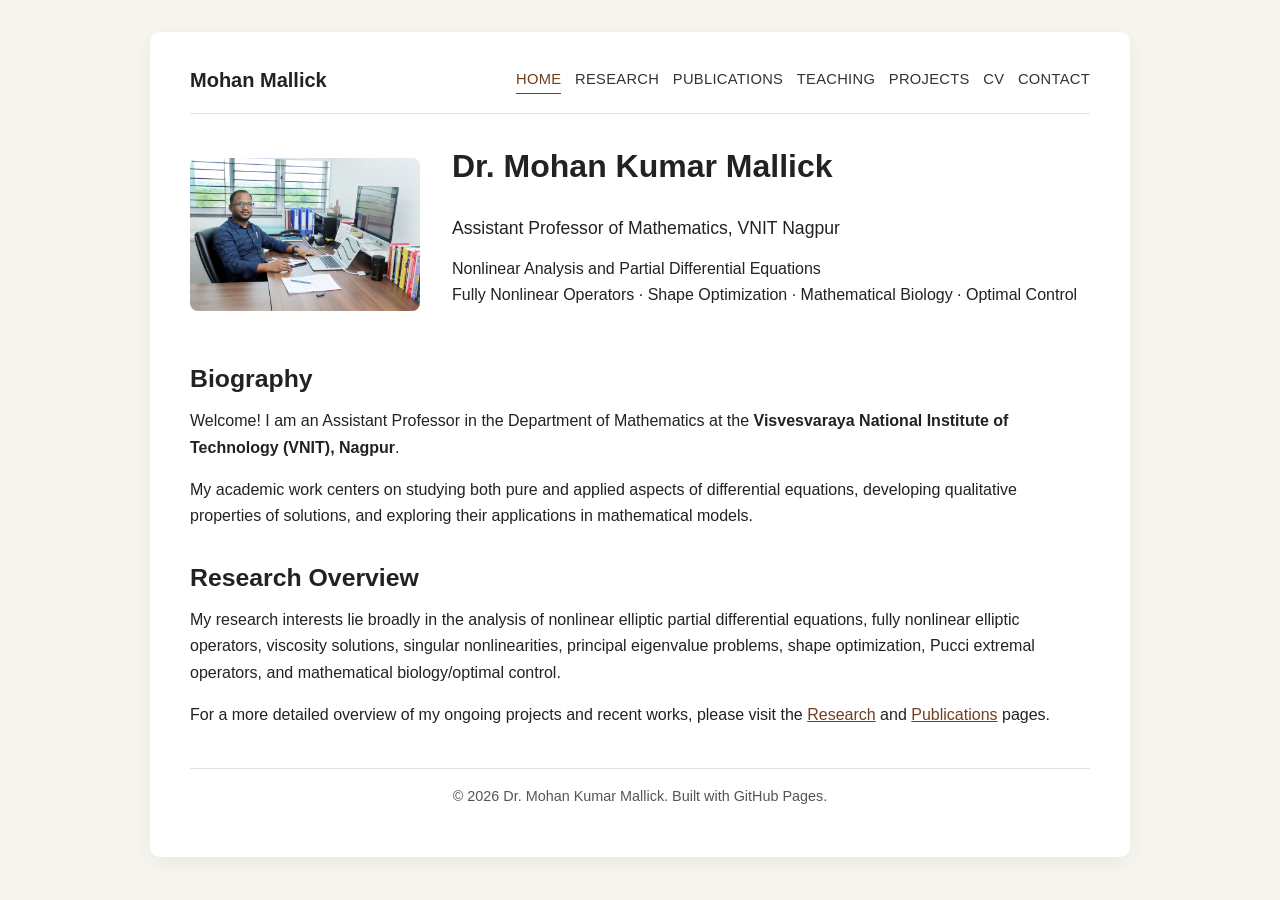
<file: index.html>
<!DOCTYPE html>

<html lang="en">
<head>
    <meta charset="UTF-8">
    <meta name="viewport" content="width=device-width, initial-scale=1.0">
    <title>Dr. Mohan Kumar Mallick - Home</title>
    <link rel="stylesheet" href="/assets/css/style.css">
    <link rel="icon" type="image/svg+xml" href="/favicon.svg">
    <!-- Google tag (gtag.js) -->
<script async src="https://www.googletagmanager.com/gtag/js?id=G-1ZCR5JP38R"></script>
<script>
  window.dataLayer = window.dataLayer || [];
  function gtag(){dataLayer.push(arguments);}
  gtag('js', new Date());

  gtag('config', 'G-1ZCR5JP38R');
</script>
</head>
<body>
    <div class="container">


    <header class="topbar">
        <div class="site-title">
            <a href="/">Mohan Mallick</a>
        </div>

        <nav>
            <a href="/" class="active">Home</a>
            <a href="/research/">Research</a>
            <a href="/publications/">Publications</a>
            <a href="/teaching/">Teaching</a>
            <a href="/projects/">Projects</a>
            <a href="/cv/">CV</a>
            <a href="/contact/">Contact</a>
        </nav>
    </header>

    <main>
        <section class="hero">
            <div class="hero-photo">
                <img src="/assets/images/profile.jpg" alt="Dr. Mohan Kumar Mallick">
            </div>

            <div class="hero-text">
                <h1>Dr. Mohan Kumar Mallick</h1>

                <p class="subtitle">
                    Assistant Professor of Mathematics, VNIT Nagpur
                </p>

                <p class="research-line">
                    Nonlinear Analysis and Partial Differential Equations<br>
                    Fully Nonlinear Operators &middot; Shape Optimization &middot; Mathematical Biology &middot; Optimal Control
                </p>
            </div>
        </section>

            <h2>Biography</h2>
            <p>
                Welcome! I am an Assistant Professor in the Department of Mathematics at the
                <strong>Visvesvaraya National Institute of Technology (VNIT), Nagpur</strong>.
            </p>
            <p>
                My academic work centers on studying both pure and applied aspects of differential equations, developing qualitative properties of solutions, and exploring their applications in mathematical models.
            </p>

            <h2>Research Overview</h2>
            <p>
                My research interests lie broadly in the analysis of nonlinear elliptic partial differential equations, fully nonlinear elliptic operators, viscosity solutions, singular nonlinearities, principal eigenvalue problems, shape optimization, Pucci extremal operators, and mathematical biology/optimal control.
            </p>
            <p>
                For a more detailed overview of my ongoing projects and recent works, please visit the
                <a href="/research/">Research</a> and <a href="/publications/">Publications</a> pages.
            </p>
        </main>

        <footer>
            <p>&copy; 2026 Dr. Mohan Kumar Mallick. Built with GitHub Pages.</p>
        </footer>
    </div>
</body>
</html>
</file>
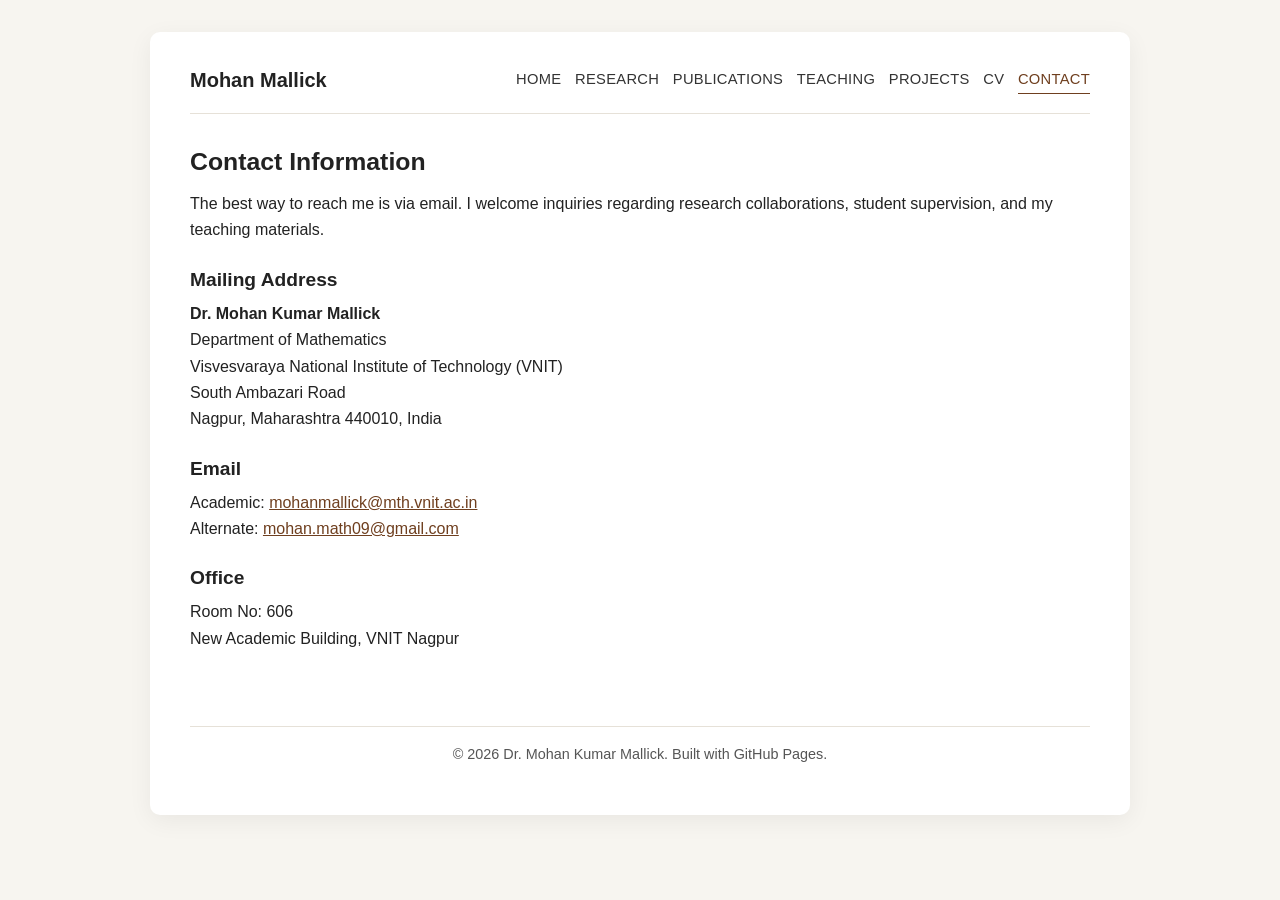
<file: contact/index.html>
<!DOCTYPE html>
<html lang="en">
<head>
  <meta charset="UTF-8">
  <meta name="viewport" content="width=device-width, initial-scale=1.0">
  <title>Contact - Dr. Mohan Kumar Mallick</title>
  <link rel="stylesheet" href="/assets/css/style.css">
  <link rel="icon" type="image/svg+xml" href="/favicon.svg">
  <!-- Google tag (gtag.js) -->
<script async src="https://www.googletagmanager.com/gtag/js?id=G-1ZCR5JP38R"></script>
<script>
  window.dataLayer = window.dataLayer || [];
  function gtag(){dataLayer.push(arguments);}
  gtag('js', new Date());

  gtag('config', 'G-1ZCR5JP38R');
</script>
</head>
<body>
  <div class="container">
    <header class="topbar">
      <div class="site-title">
        <a href="/">Mohan Mallick</a>
      </div>
      <nav>
        <a href="/">Home</a>
        <a href="/research/">Research</a>
        <a href="/publications/">Publications</a>
        <a href="/teaching/">Teaching</a>
        <a href="/projects/">Projects</a>
        <a href="/cv/">CV</a>
        <a href="/contact/" class="active">Contact</a>
      </nav>
    </header>

    <main>
      <h2>Contact Information</h2>
      <p>
        The best way to reach me is via email. I welcome inquiries regarding research 
        collaborations, student supervision, and my teaching materials.
      </p>

      <h3>Mailing Address</h3>
      <p>
        <strong>Dr. Mohan Kumar Mallick</strong><br>
        Department of Mathematics<br>
        Visvesvaraya National Institute of Technology (VNIT)<br>
        South Ambazari Road<br>
        Nagpur, Maharashtra 440010, India
      </p>

      <h3>Email</h3>
      <p>
        Academic: <a href="mailto:mohanmallick@mth.vnit.ac.in">mohanmallick@mth.vnit.ac.in</a><br>
        Alternate: <a href="mailto:mohan.math09@gmail.com">mohan.math09@gmail.com</a>
      </p>

      <h3>Office</h3>
      <p>
        Room No: 606 <br>
        New Academic Building, VNIT Nagpur
      </p>
    </main>

    <footer>
      <p>&copy; 2026 Dr. Mohan Kumar Mallick. Built with GitHub Pages.</p>
    </footer>
  </div>

</body>
</html>
</file>
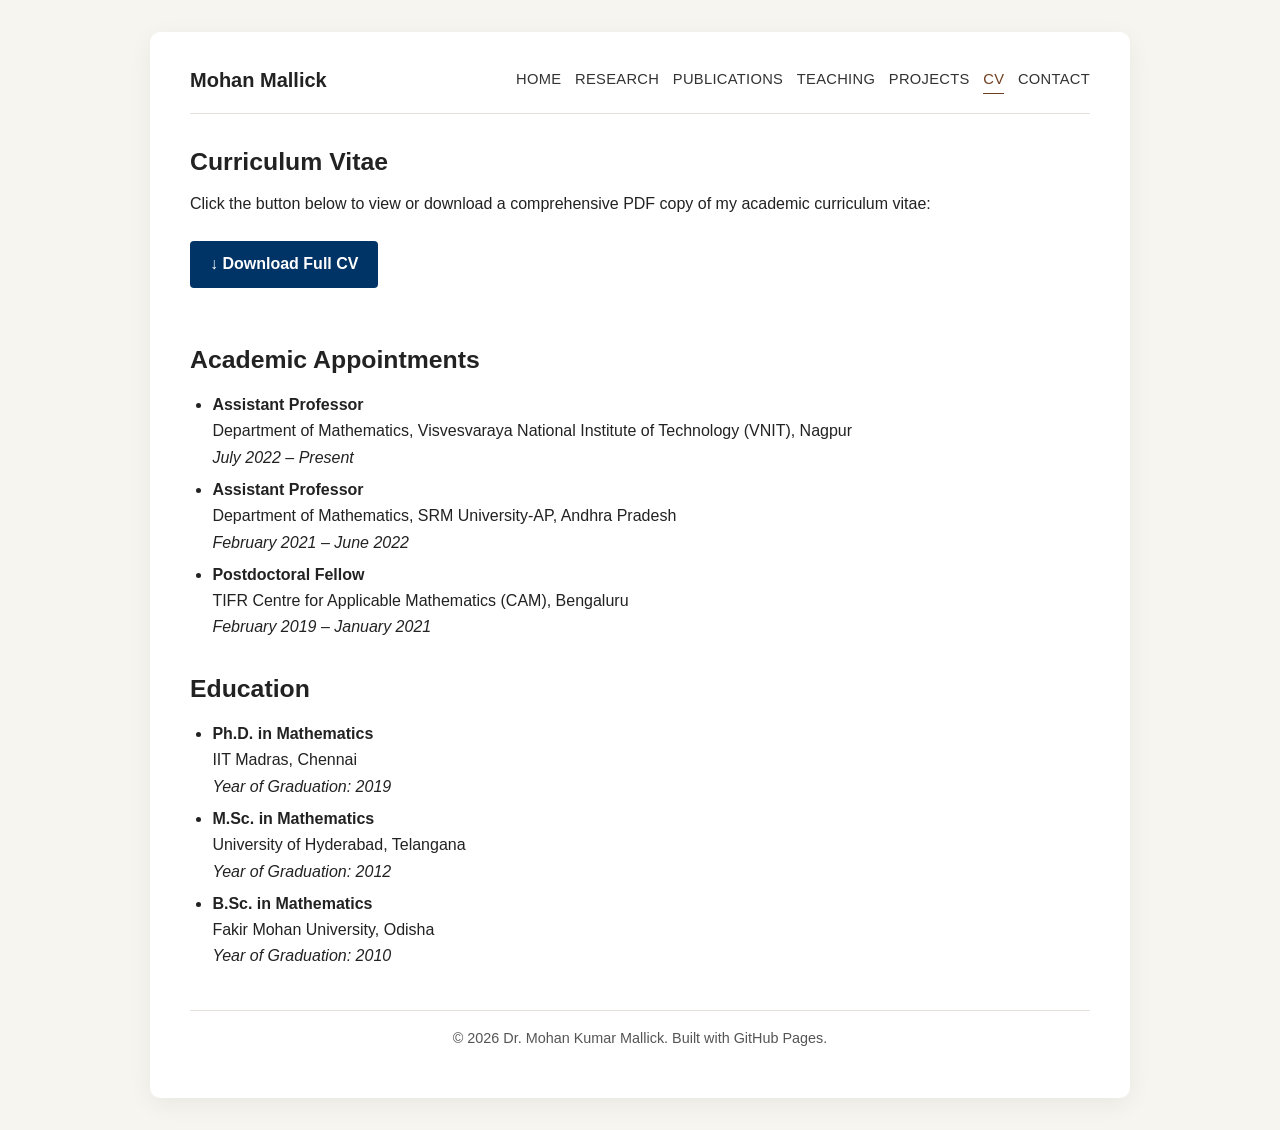
<file: cv/index.html>
<!DOCTYPE html>
<html lang="en">
<head>
  <meta charset="UTF-8">
  <meta name="viewport" content="width=device-width, initial-scale=1.0">
  <title>Curriculum Vitae - Dr. Mohan Kumar Mallick</title>
  <link rel="stylesheet" href="/assets/css/style.css">
  <link rel="icon" type="image/svg+xml" href="/favicon.svg">
  <!-- Google tag (gtag.js) -->
<script async src="https://www.googletagmanager.com/gtag/js?id=G-1ZCR5JP38R"></script>
<script>
  window.dataLayer = window.dataLayer || [];
  function gtag(){dataLayer.push(arguments);}
  gtag('js', new Date());

  gtag('config', 'G-1ZCR5JP38R');
</script>
  <style>
  .download-btn {
    display: inline-block;
    background-color: #003366; 
    color: #ffffff !important;
    padding: 10px 20px;
    border-radius: 4px;
    font-weight: bold;
    margin-top: 0.5rem;
    margin-bottom: 1.5rem;
    text-decoration: none;
    transition: background-color 0.2s ease;
  }
  .download-btn:hover {
    background-color: #00509e; 
    text-decoration: none;
  }
</style></head>
<body>
    <div class="container">
    <header class="topbar">
      <div class="site-title">
        <a href="/">Mohan Mallick</a>
      </div>
  <nav>
        <a href="/">Home</a>
        <a href="/research/">Research</a>
        <a href="/publications/">Publications</a>
        <a href="/teaching/">Teaching</a>
        <a href="/projects/">Projects</a>
        <a href="/cv/" class="active">CV</a>
        <a href="/contact/">Contact</a>
      </nav>
    </header>

    <main>
      <h2>Curriculum Vitae</h2>
      <p>
        Click the button below to view or download a comprehensive PDF copy of my academic curriculum vitae:
      </p>
      
      <a href="/assets/files/Mohan_Kumar_Mallick_CV.pdf" target="_blank" class="download-btn">
        &darr; Download Full CV
      </a>

      <h2>Academic Appointments</h2>
      <ul>
        <li>
          <strong>Assistant Professor</strong><br>
          Department of Mathematics, Visvesvaraya National Institute of Technology (VNIT), Nagpur<br>
          <em>July 2022 &ndash; Present</em>
        </li>
        <li>
          <strong>Assistant Professor</strong><br>
          Department of Mathematics, SRM University-AP, Andhra Pradesh<br>
          <em>February 2021 &ndash; June 2022</em>
        </li>
        <li>
          <strong>Postdoctoral Fellow</strong><br>
          TIFR Centre for Applicable Mathematics (CAM), Bengaluru<br>
          <em>February 2019 &ndash; January 2021</em>
        </li>
      </ul>

      <h2>Education</h2>
      <ul>
        <li>
          <strong>Ph.D. in Mathematics</strong><br>
          IIT Madras, Chennai<br>
          <em>Year of Graduation: 2019</em>
        </li>
        <li>
          <strong>M.Sc. in Mathematics</strong><br>
          University of Hyderabad, Telangana <br>
          <em>Year of Graduation: 2012</em>
        </li>
        <li>
          <strong>B.Sc. in Mathematics</strong><br>
          Fakir Mohan University, Odisha <br>
          <em>Year of Graduation: 2010</em>
        </li>
      </ul>
    </main>

    <footer>
      <p>&copy; 2026 Dr. Mohan Kumar Mallick. Built with GitHub Pages.</p>
    </footer>
  </div>

</body>
</html>
</file>
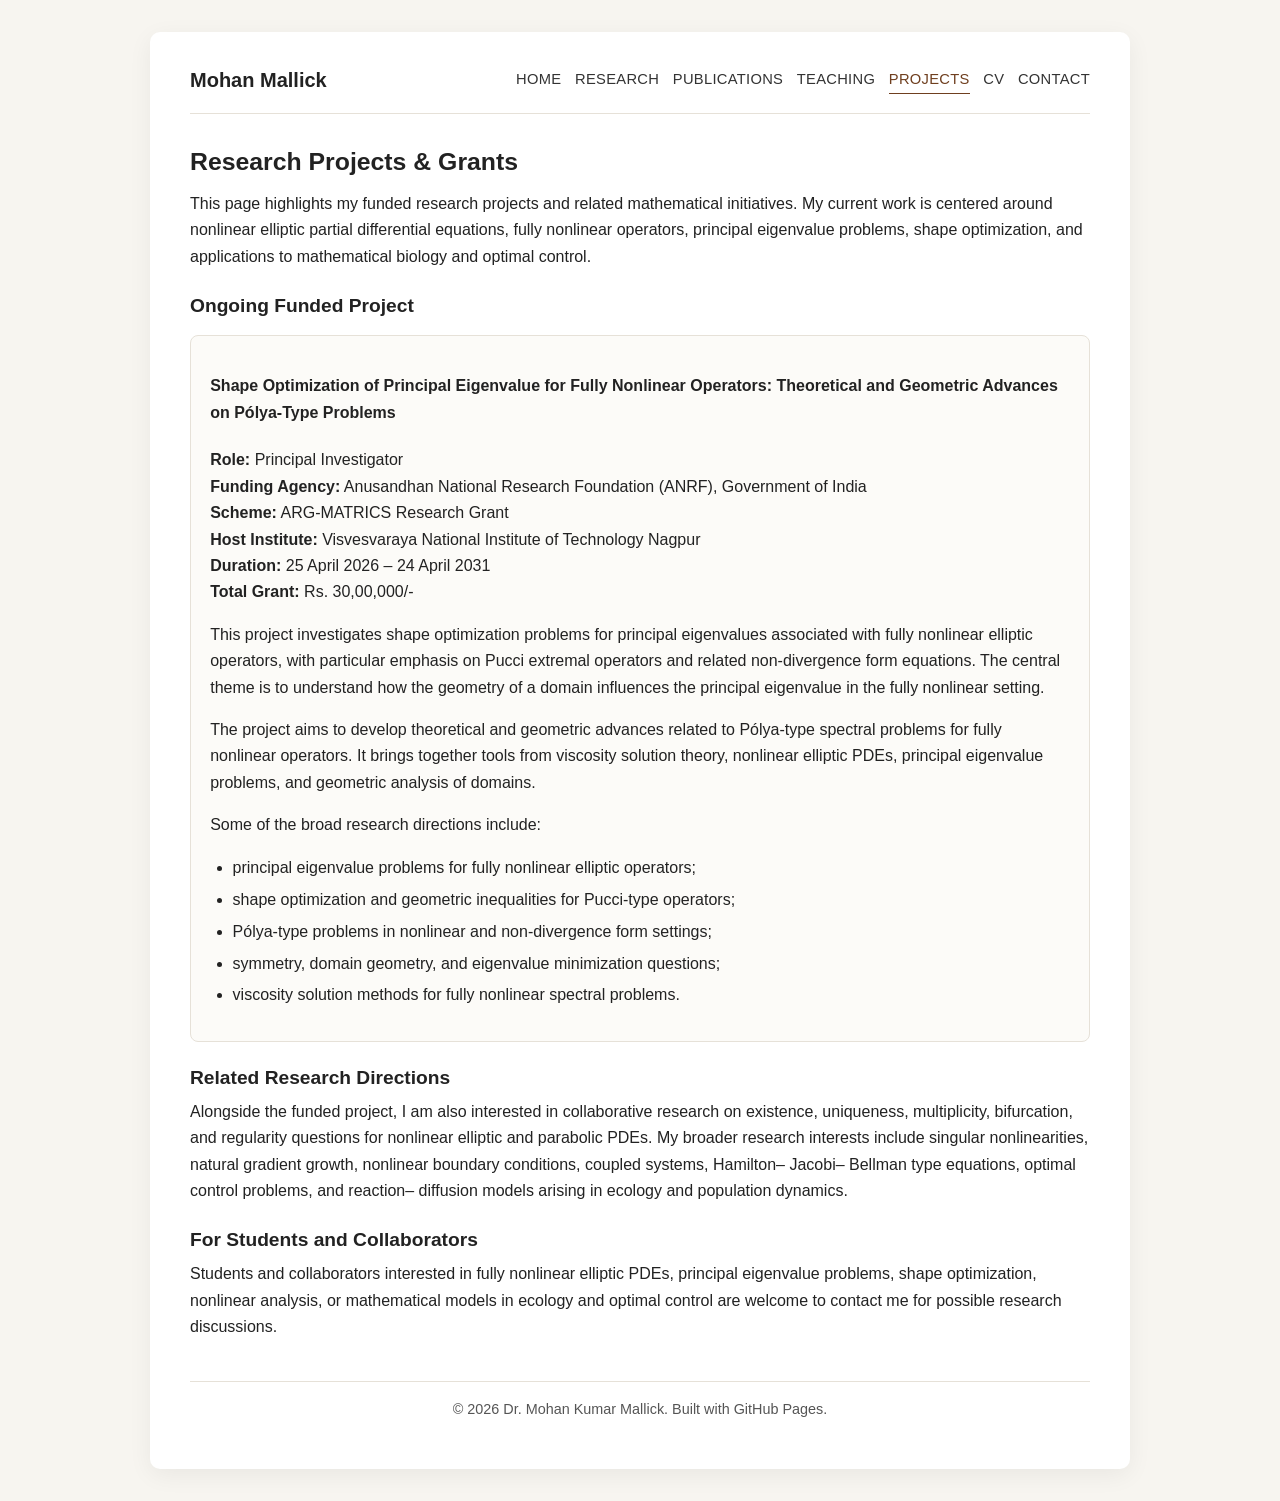
<file: projects/index.html>
<!DOCTYPE html>

<html lang="en">
<head>
  <meta charset="UTF-8">
  <meta name="viewport" content="width=device-width, initial-scale=1.0">
  <title>Projects - Dr. Mohan Kumar Mallick</title>
  <link rel="stylesheet" href="/assets/css/style.css">
  <link rel="icon" type="image/svg+xml" href="/favicon.svg">
  <!-- Google tag (gtag.js) -->
<script async src="https://www.googletagmanager.com/gtag/js?id=G-1ZCR5JP38R"></script>
<script>
  window.dataLayer = window.dataLayer || [];
  function gtag(){dataLayer.push(arguments);}
  gtag('js', new Date());

  gtag('config', 'G-1ZCR5JP38R');
</script>
</head>
<body>
 <div class="container">
    <header class="topbar">
      <div class="site-title">
        <a href="/">Mohan Mallick</a>
      </div>
      <nav>
        <a href="/">Home</a>
        <a href="/research/">Research</a>
        <a href="/publications/">Publications</a>
        <a href="/teaching/">Teaching</a>
        <a href="/projects/" class="active">Projects</a>
        <a href="/cv/">CV</a>
        <a href="/contact/">Contact</a>
      </nav>
    </header>

<main>
  <h2>Research Projects & Grants</h2>

  <p>
    This page highlights my funded research projects and related mathematical
    initiatives. My current work is centered around nonlinear elliptic partial
    differential equations, fully nonlinear operators, principal eigenvalue
    problems, shape optimization, and applications to mathematical biology and
    optimal control.
  </p>

  <h3>Ongoing Funded Project</h3>

  <section class="project-card">
    <h4>
      Shape Optimization of Principal Eigenvalue for Fully Nonlinear Operators:
      Theoretical and Geometric Advances on Pólya-Type Problems
    </h4>

    <p>
      <strong>Role:</strong> Principal Investigator<br>
      <strong>Funding Agency:</strong> Anusandhan National Research Foundation
      (ANRF), Government of India<br>
      <strong>Scheme:</strong> ARG-MATRICS Research Grant<br>
      <strong>Host Institute:</strong> Visvesvaraya National Institute of
      Technology Nagpur<br>
      <strong>Duration:</strong> 25 April 2026 &ndash; 24 April 2031<br>
      <strong>Total Grant:</strong> Rs. 30,00,000/-
    </p>

    <p>
      This project investigates shape optimization problems for principal
      eigenvalues associated with fully nonlinear elliptic operators, with
      particular emphasis on Pucci extremal operators and related
      non-divergence form equations. The central theme is to understand how
      the geometry of a domain influences the principal eigenvalue in the
      fully nonlinear setting.
    </p>

    <p>
      The project aims to develop theoretical and geometric advances related
      to Pólya-type spectral problems for fully nonlinear operators. It brings
      together tools from viscosity solution theory, nonlinear elliptic PDEs,
      principal eigenvalue problems, and geometric analysis of domains.
    </p>

    <p>
      Some of the broad research directions include:
    </p>

    <ul>
      <li>principal eigenvalue problems for fully nonlinear elliptic operators;</li>
      <li>shape optimization and geometric inequalities for Pucci-type operators;</li>
      <li>Pólya-type problems in nonlinear and non-divergence form settings;</li>
      <li>symmetry, domain geometry, and eigenvalue minimization questions;</li>
      <li>viscosity solution methods for fully nonlinear spectral problems.</li>
    </ul>
  </section>

  <h3>Related Research Directions</h3>

  <p>
    Alongside the funded project, I am also interested in collaborative
    research on existence, uniqueness, multiplicity, bifurcation, and regularity
    questions for nonlinear elliptic and parabolic PDEs. My broader research
    interests include singular nonlinearities, natural gradient growth,
    nonlinear boundary conditions, coupled systems, Hamilton&ndash; Jacobi&ndash; Bellman
    type equations, optimal control problems, and reaction&ndash; diffusion models
    arising in ecology and population dynamics.
  </p>

  <h3>For Students and Collaborators</h3>

  <p>
    Students and collaborators interested in fully nonlinear elliptic PDEs,
    principal eigenvalue problems, shape optimization, nonlinear analysis, or
    mathematical models in ecology and optimal control are welcome to contact
    me for possible research discussions.
  </p>
</main>

<footer>
  <p>&copy; 2026 Dr. Mohan Kumar Mallick. Built with GitHub Pages.</p>
</footer>


  </div>

</body>
</html>
</file>
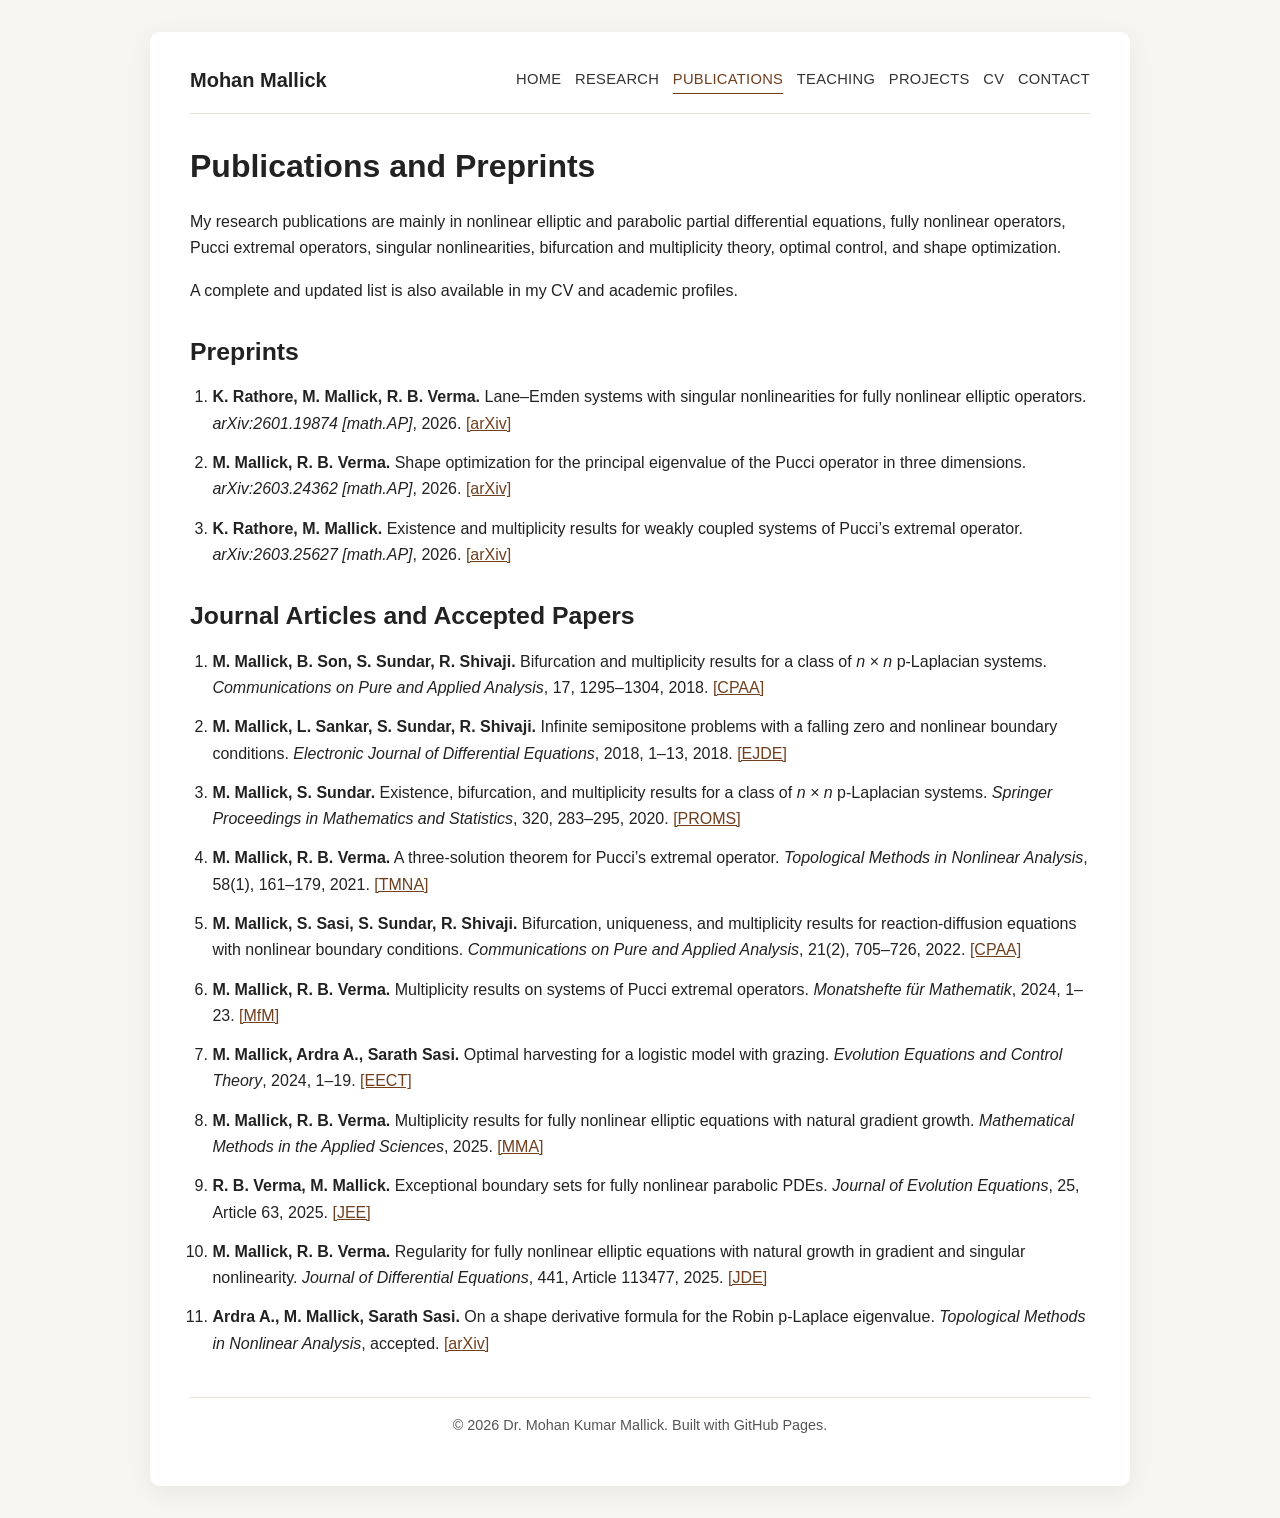
<file: publications/index.html>
<!DOCTYPE html>

<html lang="en">
<head>
  <meta charset="UTF-8">
  <meta name="viewport" content="width=device-width, initial-scale=1.0">
  <title>Publications - Dr. Mohan Kumar Mallick</title>
  <link rel="stylesheet" href="/assets/css/style.css">
  <link rel="icon" type="image/svg+xml" href="/favicon.svg">
  <!-- Google tag (gtag.js) -->
<script async src="https://www.googletagmanager.com/gtag/js?id=G-1ZCR5JP38R"></script>
<script>
  window.dataLayer = window.dataLayer || [];
  function gtag(){dataLayer.push(arguments);}
  gtag('js', new Date());

  gtag('config', 'G-1ZCR5JP38R');
</script>
</head>
<body>

  <div class="container">

<header class="topbar">
  <div class="site-title">
    <a href="/">Mohan Mallick</a>
  </div>

  <nav>
    <a href="/">Home</a>
    <a href="/research/">Research</a>
    <a href="/publications/" class="active">Publications</a>
    <a href="/teaching/">Teaching</a>
    <a href="/projects/">Projects</a>
    <a href="/cv/">CV</a>
    <a href="/contact/">Contact</a>
  </nav>
</header>

<main>
  <h1>Publications and Preprints</h1>

  <p>
    My research publications are mainly in nonlinear elliptic and parabolic partial differential
    equations, fully nonlinear operators, Pucci extremal operators, singular nonlinearities,
    bifurcation and multiplicity theory, optimal control, and shape optimization.
  </p>

  <p>
    A complete and updated list is also available in my CV and academic profiles.
  </p>

  <h2>Preprints</h2>

  <ol class="publication-list">
    <li>
      <strong>K. Rathore, M. Mallick, R. B. Verma.</strong>
      Lane&ndash;Emden systems with singular nonlinearities for fully nonlinear elliptic operators.
      <em>arXiv:2601.19874 [math.AP]</em>, 2026.
      <a href="https://arxiv.org/abs/2601.19874" target="_blank" rel="noopener">[arXiv]</a>
    </li>

    <li>
      <strong>M. Mallick, R. B. Verma.</strong>
      Shape optimization for the principal eigenvalue of the Pucci operator in three dimensions.
      <em>arXiv:2603.24362 [math.AP]</em>, 2026.
      <a href="https://arxiv.org/abs/2603.24362" target="_blank" rel="noopener">[arXiv]</a>
    </li>

    <li>
      <strong>K. Rathore, M. Mallick.</strong>
      Existence and multiplicity results for weakly coupled systems of Pucci&rsquo;s extremal operator.
      <em>arXiv:2603.25627 [math.AP]</em>, 2026.
      <a href="https://arxiv.org/abs/2603.25627" target="_blank" rel="noopener">[arXiv]</a>
    </li>
  </ol>

  <h2>Journal Articles and Accepted Papers</h2>

  <ol class="publication-list">
    <li>
      <strong>M. Mallick, B. Son, S. Sundar, R. Shivaji.</strong>
      Bifurcation and multiplicity results for a class of <em>n &times; n</em> p-Laplacian systems.
      <em>Communications on Pure and Applied Analysis</em>, 17, 1295&ndash;1304, 2018.
      <a href="https://www.aimsciences.org/article/doi/10.3934/cpaa.2018062" target="_blank" rel="noopener">[CPAA]</a>
    </li>

    <li>
      <strong>M. Mallick, L. Sankar, S. Sundar, R. Shivaji.</strong>
      Infinite semipositone problems with a falling zero and nonlinear boundary conditions.
      <em>Electronic Journal of Differential Equations</em>, 2018, 1&ndash;13, 2018.
      <a href="https://ejde.math.txstate.edu/Volumes/2018/193/abstr.html" target="_blank" rel="noopener">[EJDE]</a>
    </li>

    <li>
      <strong>M. Mallick, S. Sundar.</strong>
      Existence, bifurcation, and multiplicity results for a class of <em>n &times; n</em> p-Laplacian systems.
      <em>Springer Proceedings in Mathematics and Statistics</em>, 320, 283&ndash;295, 2020.
      <a href="https://link.springer.com/chapter/10.1007/978-981-15-3615-1_20" target="_blank" rel="noopener">[PROMS]</a>
    </li>

    <li>
      <strong>M. Mallick, R. B. Verma.</strong>
      A three-solution theorem for Pucci&rsquo;s extremal operator.
      <em>Topological Methods in Nonlinear Analysis</em>, 58(1), 161&ndash;179, 2021.
      <a href="https://apcz.umk.pl/TMNA/article/view/35210" target="_blank" rel="noopener">[TMNA]</a>
    </li>

    <li>
      <strong>M. Mallick, S. Sasi, S. Sundar, R. Shivaji.</strong>
      Bifurcation, uniqueness, and multiplicity results for reaction-diffusion equations with nonlinear boundary conditions.
      <em>Communications on Pure and Applied Analysis</em>, 21(2), 705&ndash;726, 2022.
      <a href="https://www.aimsciences.org/article/doi/10.3934/cpaa.2021195" target="_blank" rel="noopener">[CPAA]</a>
    </li>

    <li>
      <strong>M. Mallick, R. B. Verma.</strong>
      Multiplicity results on systems of Pucci extremal operators.
      <em>Monatshefte f&uuml;r Mathematik</em>, 2024, 1&ndash;23.
      <a href="https://link.springer.com/article/10.1007/s00605-024-01972-0" target="_blank" rel="noopener">[MfM]</a>
    </li>

    <li>
      <strong>M. Mallick, Ardra A., Sarath Sasi.</strong>
      Optimal harvesting for a logistic model with grazing.
      <em>Evolution Equations and Control Theory</em>, 2024, 1&ndash;19.
      <a href="https://www.aimsciences.org/article/doi/10.3934/eect.2024066" target="_blank" rel="noopener">[EECT]</a>
    </li>

    <li>
      <strong>M. Mallick, R. B. Verma.</strong>
      Multiplicity results for fully nonlinear elliptic equations with natural gradient growth.
      <em>Mathematical Methods in the Applied Sciences</em>, 2025.
      <a href="https://onlinelibrary.wiley.com/doi/abs/10.1002/mma.11075" target="_blank" rel="noopener">[MMA]</a>
    </li>

    <li>
      <strong>R. B. Verma, M. Mallick.</strong>
      Exceptional boundary sets for fully nonlinear parabolic PDEs.
      <em>Journal of Evolution Equations</em>, 25, Article 63, 2025.
      <a href="https://link.springer.com/article/10.1007/s00028-025-01090-w" target="_blank" rel="noopener">[JEE]</a>
    </li>

    <li>
      <strong>M. Mallick, R. B. Verma.</strong>
      Regularity for fully nonlinear elliptic equations with natural growth in gradient and singular nonlinearity.
      <em>Journal of Differential Equations</em>, 441, Article 113477, 2025.
      <a href="https://www.sciencedirect.com/science/article/pii/S0022039625005042?via%3Dihub" target="_blank" rel="noopener">[JDE]</a>
    </li>

    <li>
      <strong>Ardra A., M. Mallick, Sarath Sasi.</strong>
      On a shape derivative formula for the Robin p-Laplace eigenvalue.
      <em>Topological Methods in Nonlinear Analysis</em>, accepted.
      <a href="https://arxiv.org/abs/2208.05183" target="_blank" rel="noopener">[arXiv]</a>
    </li>
  </ol>
</main>

<footer>
  <p>&copy; 2026 Dr. Mohan Kumar Mallick. Built with GitHub Pages.</p>
</footer>

  </div>

</body>
</html>
</file>
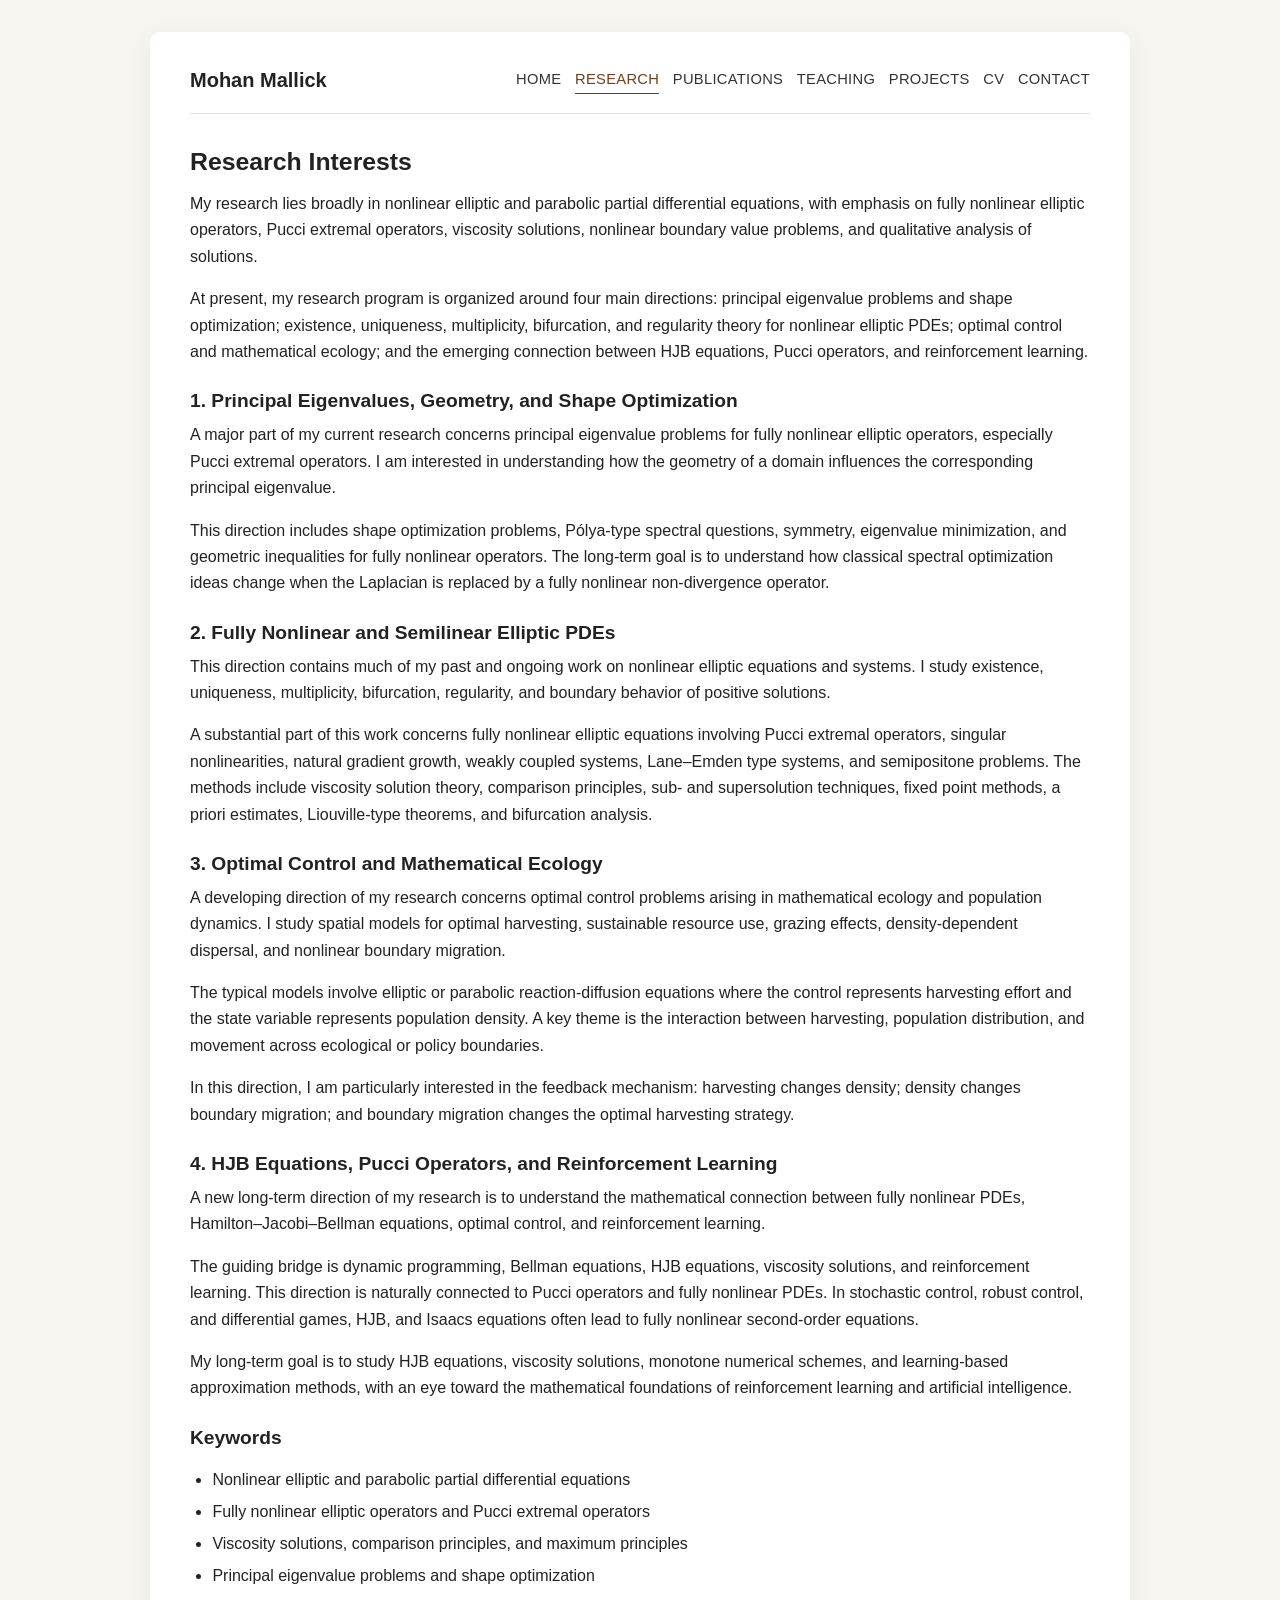
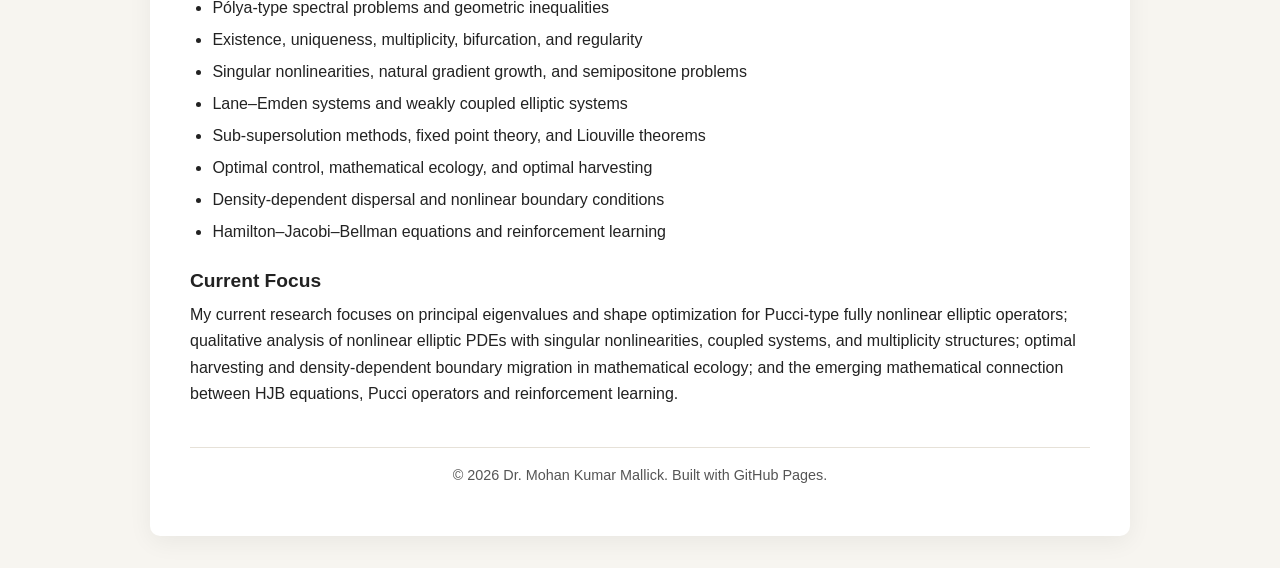
<file: research/index.html>
<!DOCTYPE html>

<html lang="en">
<head>
  <meta charset="UTF-8">
  <meta name="viewport" content="width=device-width, initial-scale=1.0">
  <title>Research - Dr. Mohan Kumar Mallick</title>
  <link rel="stylesheet" href="/assets/css/style.css">
  <link rel="icon" type="image/svg+xml" href="/favicon.svg">
  <!-- Google tag (gtag.js) -->
<script async src="https://www.googletagmanager.com/gtag/js?id=G-1ZCR5JP38R"></script>
<script>
  window.dataLayer = window.dataLayer || [];
  function gtag(){dataLayer.push(arguments);}
  gtag('js', new Date());

  gtag('config', 'G-1ZCR5JP38R');
</script>
</head>

<body>
  <div class="container">
    <header class="topbar">
      <div class="site-title">
        <a href="/">Mohan Mallick</a>
      </div> 
      <nav>
        <a href="/">Home</a>
        <a href="/research/" class="active">Research</a>
        <a href="/publications/">Publications</a>
        <a href="/teaching/">Teaching</a>
        <a href="/projects/">Projects</a>
        <a href="/cv/">CV</a>
        <a href="/contact/">Contact</a>
      </nav>
    </header>

    <main>
      <h2>Research Interests</h2>

      <p>
        My research lies broadly in nonlinear elliptic and parabolic partial
        differential equations, with emphasis on fully nonlinear elliptic
        operators, Pucci extremal operators, viscosity solutions, nonlinear
        boundary value problems, and qualitative analysis of solutions.
      </p>

      <p>
        At present, my research program is organized around four main
        directions: principal eigenvalue problems and shape optimization;
        existence, uniqueness, multiplicity, bifurcation, and regularity theory
        for nonlinear elliptic PDEs; optimal control and mathematical ecology;
        and the emerging connection between HJB equations, Pucci operators, and
        reinforcement learning.
      </p>

      <section class="research-section">
        <h3>1. Principal Eigenvalues, Geometry, and Shape Optimization</h3>
        <p>
          A major part of my current research concerns principal eigenvalue
          problems for fully nonlinear elliptic operators, especially Pucci
          extremal operators. I am interested in understanding how the geometry
          of a domain influences the corresponding principal eigenvalue.
        </p>
        <p>
          This direction includes shape optimization problems, Pólya-type
          spectral questions, symmetry, eigenvalue minimization, and geometric
          inequalities for fully nonlinear operators. The long-term goal is to
          understand how classical spectral optimization ideas change when the
          Laplacian is replaced by a fully nonlinear non-divergence operator.
        </p>
      </section>

      <section class="research-section">
        <h3>2. Fully Nonlinear and Semilinear Elliptic PDEs</h3>
        <p>
          This direction contains much of my past and ongoing work on nonlinear
          elliptic equations and systems. I study existence, uniqueness,
          multiplicity, bifurcation, regularity, and boundary behavior of
          positive solutions.
        </p>
        <p>
          A substantial part of this work concerns fully nonlinear elliptic
          equations involving Pucci extremal operators, singular nonlinearities,
          natural gradient growth, weakly coupled systems, Lane&ndash;Emden type
          systems, and semipositone problems. The methods include viscosity
          solution theory, comparison principles, sub- and supersolution
          techniques, fixed point methods, a priori estimates, Liouville-type
          theorems, and bifurcation analysis.
        </p>
      </section>

      <section class="research-section">
        <h3>3. Optimal Control and Mathematical Ecology</h3>
        <p>
          A developing direction of my research concerns optimal control
          problems arising in mathematical ecology and population dynamics. I
          study spatial models for optimal harvesting, sustainable resource use,
          grazing effects, density-dependent dispersal, and nonlinear boundary
          migration.
        </p>
        <p>
          The typical models involve elliptic or parabolic reaction-diffusion
          equations where the control represents harvesting effort and the state
          variable represents population density. A key theme is the interaction
          between harvesting, population distribution, and movement across
          ecological or policy boundaries.
        </p>
        <p>
          In this direction, I am particularly interested in the feedback
          mechanism: harvesting changes density; density changes boundary
          migration; and boundary migration changes the optimal harvesting
          strategy.
        </p>
      </section>

      <section class="research-section">
        <h3>4. HJB Equations, Pucci Operators, and Reinforcement Learning</h3>
        <p>
          A new long-term direction of my research is to understand the
          mathematical connection between fully nonlinear PDEs,
          Hamilton&ndash;Jacobi&ndash;Bellman equations, optimal control, and
          reinforcement learning.
        </p>
        <p>
          The guiding bridge is dynamic programming, Bellman equations, HJB
          equations, viscosity solutions, and reinforcement learning. This
          direction is naturally connected to Pucci operators and fully
          nonlinear PDEs. In stochastic control, robust control, and
          differential games, HJB, and Isaacs equations often lead to fully
          nonlinear second-order equations.
        </p>
        <p>
          My long-term goal is to study HJB equations, viscosity solutions,
          monotone numerical schemes, and learning-based approximation methods,
          with an eye toward the mathematical foundations of reinforcement
          learning and artificial intelligence.
        </p>
      </section>

      <h3>Keywords</h3>
      <ul>
        <li>Nonlinear elliptic and parabolic partial differential equations</li>
        <li>Fully nonlinear elliptic operators and Pucci extremal operators</li>
        <li>Viscosity solutions, comparison principles, and maximum principles</li>
        <li>Principal eigenvalue problems and shape optimization</li>
        <li>Pólya-type spectral problems and geometric inequalities</li>
        <li>Existence, uniqueness, multiplicity, bifurcation, and regularity</li>
        <li>Singular nonlinearities, natural gradient growth, and semipositone problems</li>
        <li>Lane&ndash;Emden systems and weakly coupled elliptic systems</li>
        <li>Sub-supersolution methods, fixed point theory, and Liouville theorems</li>
        <li>Optimal control, mathematical ecology, and optimal harvesting</li>
        <li>Density-dependent dispersal and nonlinear boundary conditions</li>
        <li>Hamilton&ndash;Jacobi&ndash;Bellman equations and reinforcement learning</li>
      </ul>

      <h3>Current Focus</h3>
      <p>
        My current research focuses on principal eigenvalues and shape
        optimization for Pucci-type fully nonlinear elliptic operators;
        qualitative analysis of nonlinear elliptic PDEs with singular
        nonlinearities, coupled systems, and multiplicity structures; optimal
        harvesting and density-dependent boundary migration in mathematical
        ecology; and the emerging mathematical connection between HJB equations,
        Pucci operators and reinforcement learning.
      </p>
    </main>

    <footer>
      <p>&copy; 2026 Dr. Mohan Kumar Mallick. Built with GitHub Pages.</p>
    </footer>
  </div>
</body>
</html>
</file>
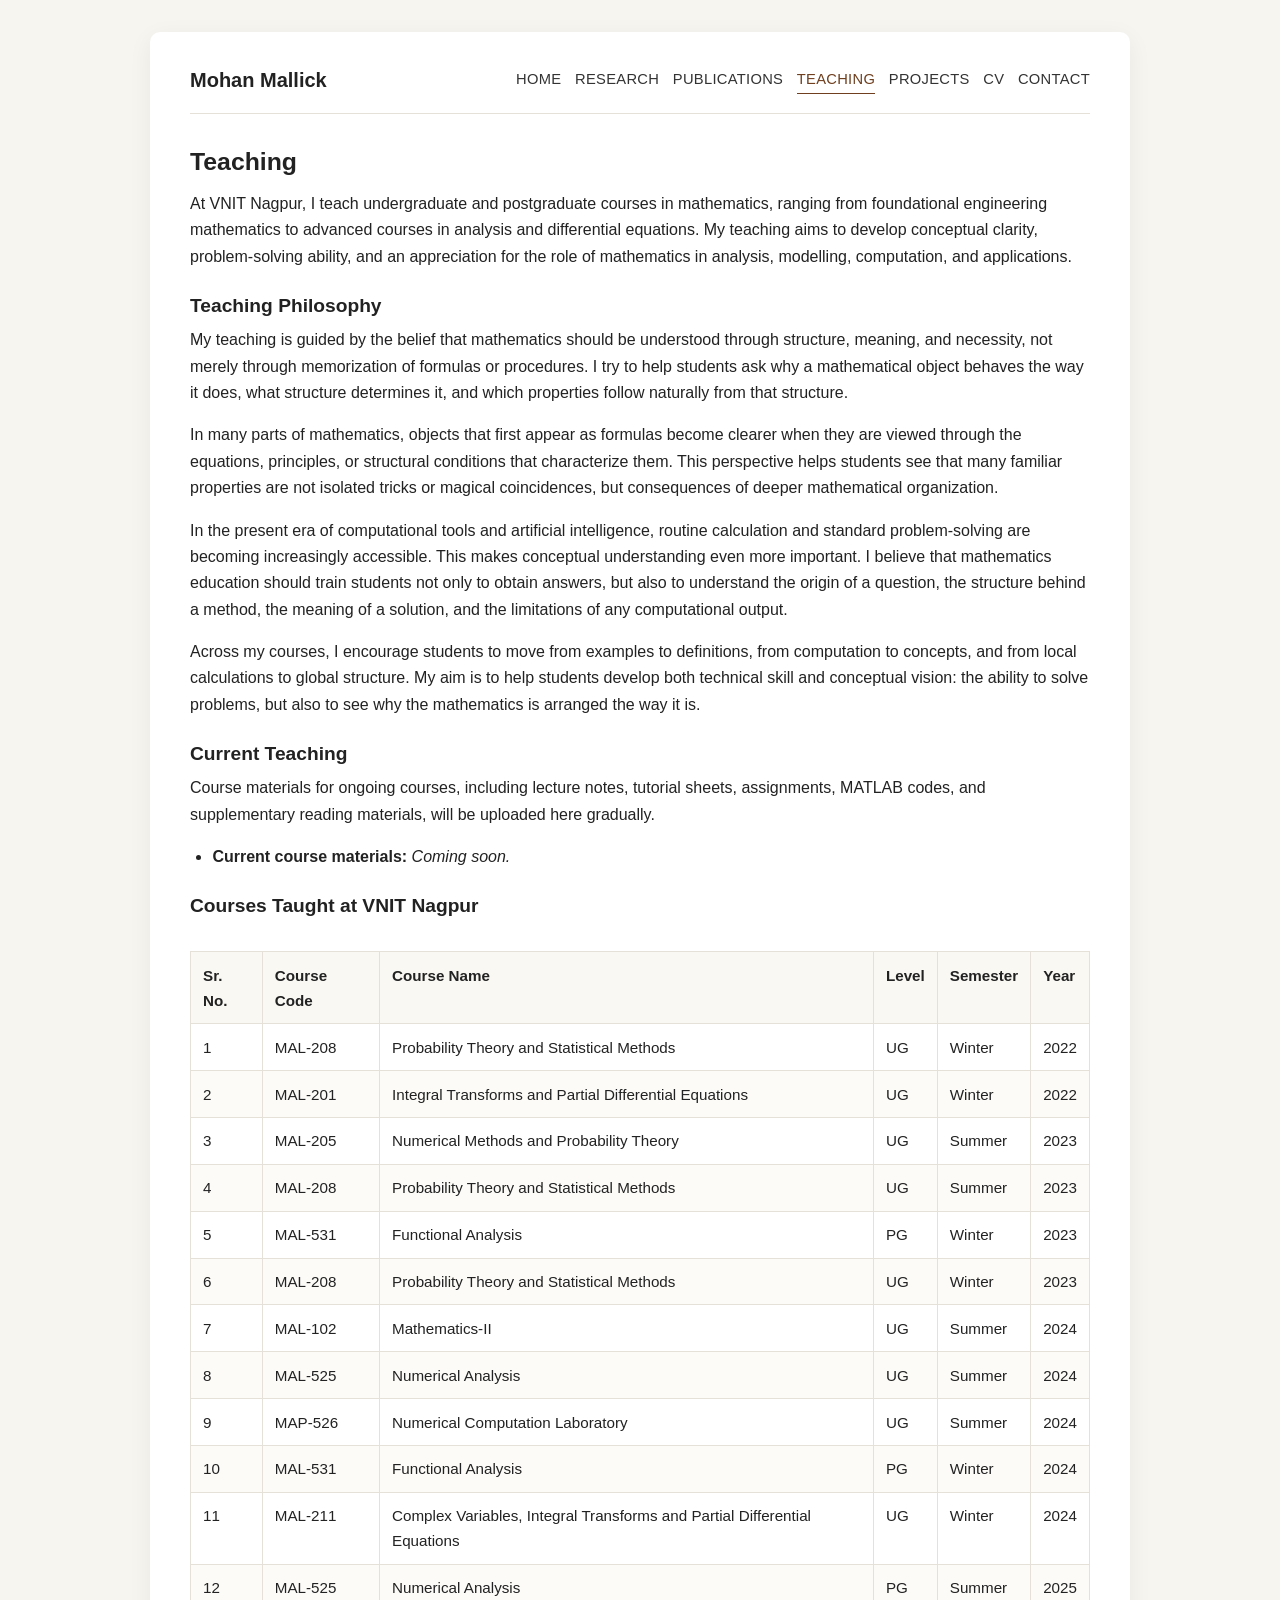
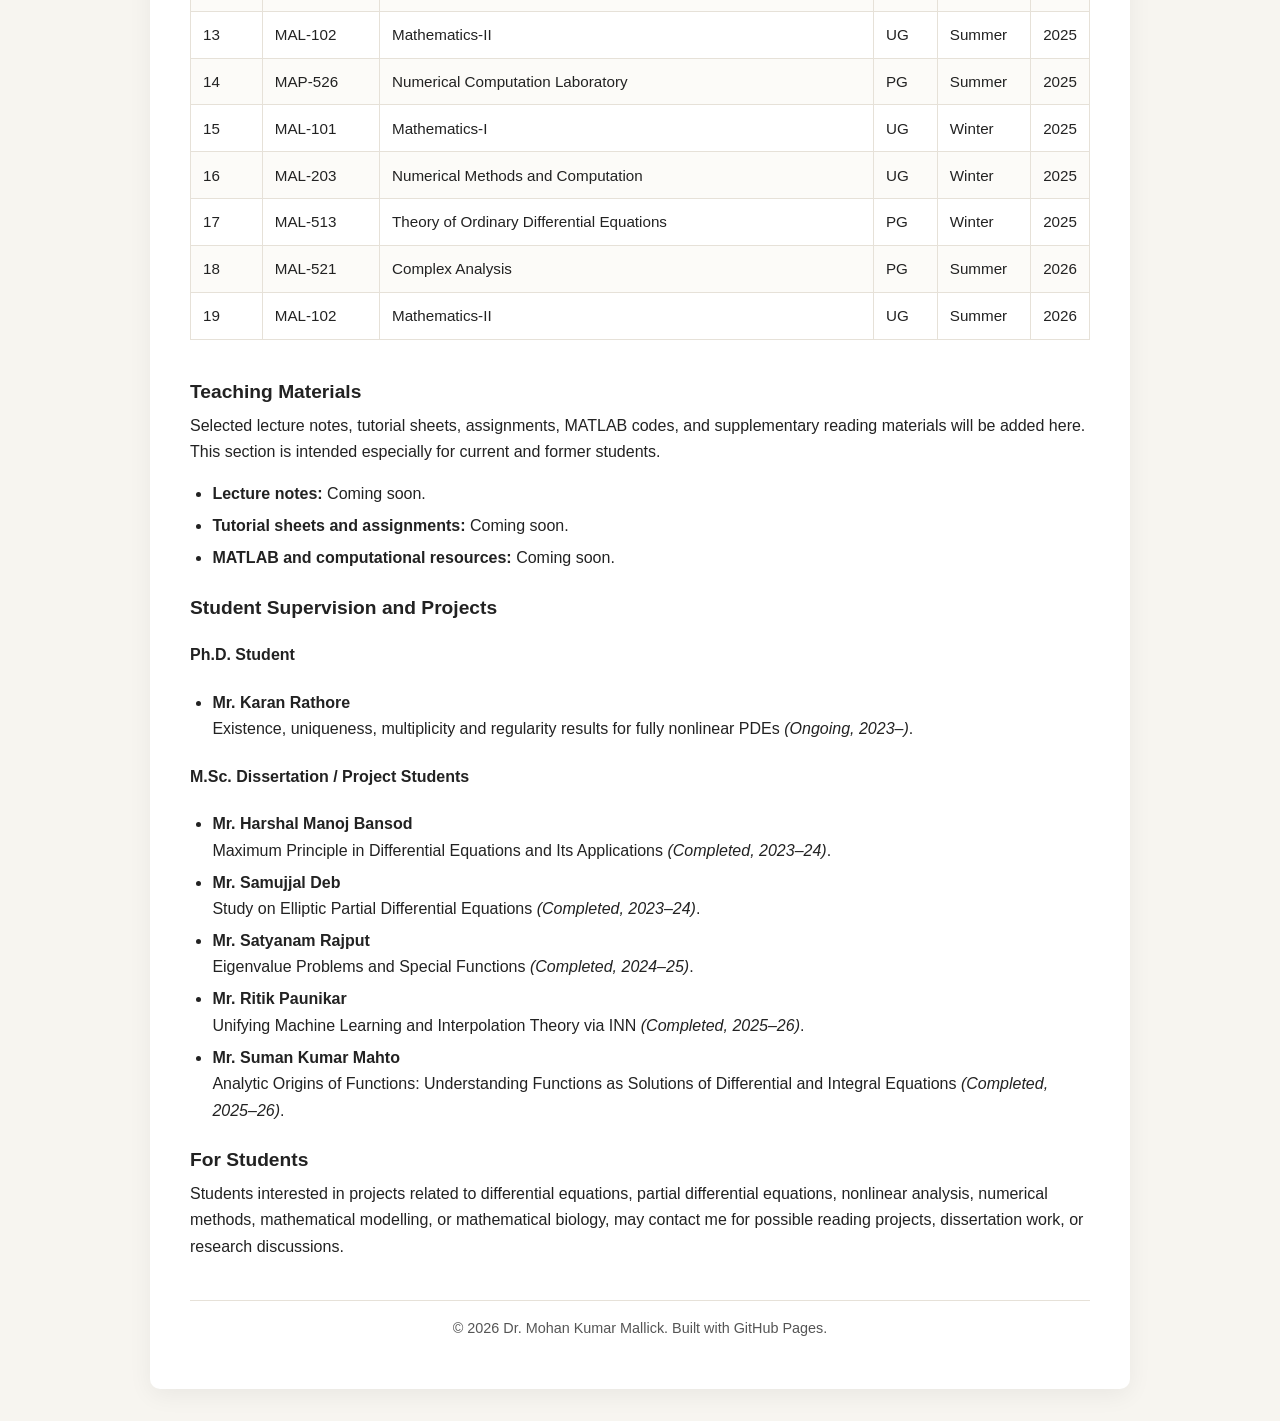
<file: teaching/index.html>
<!DOCTYPE html>

<html lang="en">
<head>
  <meta charset="UTF-8">
  <meta name="viewport" content="width=device-width, initial-scale=1.0">
  <title>Teaching - Dr. Mohan Kumar Mallick</title>
  <link rel="stylesheet" href="/assets/css/style.css">
  <link rel="icon" type="image/svg+xml" href="/favicon.svg">
  <!-- Google tag (gtag.js) -->
<script async src="https://www.googletagmanager.com/gtag/js?id=G-1ZCR5JP38R"></script>
<script>
  window.dataLayer = window.dataLayer || [];
  function gtag(){dataLayer.push(arguments);}
  gtag('js', new Date());

  gtag('config', 'G-1ZCR5JP38R');
</script>
</head>
<body>
  <div class="container">
    <header class="topbar">
      <div class="site-title">
        <a href="/">Mohan Mallick</a>
      </div>
      <nav>
        <a href="/">Home</a>
        <a href="/research/">Research</a>
        <a href="/publications/">Publications</a>
        <a href="/teaching/" class="active">Teaching</a>
        <a href="/projects/">Projects</a>
        <a href="/cv/">CV</a>
        <a href="/contact/">Contact</a>
      </nav>
    </header>

<main>
  <h2>Teaching</h2>

  <p>
    At VNIT Nagpur, I teach undergraduate and postgraduate courses in mathematics,
    ranging from foundational engineering mathematics to advanced courses in
    analysis and differential equations. My teaching aims to develop conceptual
    clarity, problem-solving ability, and an appreciation for the role of mathematics
    in analysis, modelling, computation, and applications.
  </p>

<section class="teaching-section">
  <h3>Teaching Philosophy</h3>

  <p>
    My teaching is guided by the belief that mathematics should be understood
    through structure, meaning, and necessity, not merely through memorization of
    formulas or procedures. I try to help students ask why a mathematical object
    behaves the way it does, what structure determines it, and which properties
    follow naturally from that structure.
  </p>

  <p>
    In many parts of mathematics, objects that first appear as formulas become
    clearer when they are viewed through the equations, principles, or structural
    conditions that characterize them. This perspective helps students see that
    many familiar properties are not isolated tricks or magical coincidences, but
    consequences of deeper mathematical organization.
  </p>

  <p>
    In the present era of computational tools and artificial intelligence, routine
    calculation and standard problem-solving are becoming increasingly accessible.
    This makes conceptual understanding even more important. I believe that
    mathematics education should train students not only to obtain answers, but
    also to understand the origin of a question, the structure behind a method,
    the meaning of a solution, and the limitations of any computational output.
  </p>

  <p>
    Across my courses, I encourage students to move from examples to definitions,
    from computation to concepts, and from local calculations to global structure.
    My aim is to help students develop both technical skill and conceptual vision:
    the ability to solve problems, but also to see why the mathematics is arranged
    the way it is.
  </p>
</section>

  <section class="teaching-section">
    <h3>Current Teaching</h3>
    <p>
      Course materials for ongoing courses, including lecture notes, tutorial sheets,
      assignments, MATLAB codes, and supplementary reading materials, will be uploaded
      here gradually.
    </p>

    <ul>
      <li>
        <strong>Current course materials:</strong>
        <em>Coming soon.</em>
      </li>
    </ul>
  </section>

  <section class="teaching-section">
    <h3>Courses Taught at VNIT Nagpur</h3>

    <div class="table-wrapper">
      <table class="course-table">
        <thead>
          <tr>
            <th>Sr. No.</th>
            <th>Course Code</th>
            <th>Course Name</th>
            <th>Level</th>
            <th>Semester</th>
            <th>Year</th>
          </tr>
        </thead>
        <tbody>
          <tr>
            <td>1</td>
            <td>MAL-208</td>
            <td>Probability Theory and Statistical Methods</td>
            <td>UG</td>
            <td>Winter</td>
            <td>2022</td>
          </tr>
          <tr>
            <td>2</td>
            <td>MAL-201</td>
            <td>Integral Transforms and Partial Differential Equations</td>
            <td>UG</td>
            <td>Winter</td>
            <td>2022</td>
          </tr>
          <tr>
            <td>3</td>
            <td>MAL-205</td>
            <td>Numerical Methods and Probability Theory</td>
            <td>UG</td>
            <td>Summer</td>
            <td>2023</td>
          </tr>
          <tr>
            <td>4</td>
            <td>MAL-208</td>
            <td>Probability Theory and Statistical Methods</td>
            <td>UG</td>
            <td>Summer</td>
            <td>2023</td>
          </tr>
          <tr>
            <td>5</td>
            <td>MAL-531</td>
            <td>Functional Analysis</td>
            <td>PG</td>
            <td>Winter</td>
            <td>2023</td>
          </tr>
          <tr>
            <td>6</td>
            <td>MAL-208</td>
            <td>Probability Theory and Statistical Methods</td>
            <td>UG</td>
            <td>Winter</td>
            <td>2023</td>
          </tr>
          <tr>
            <td>7</td>
            <td>MAL-102</td>
            <td>Mathematics-II</td>
            <td>UG</td>
            <td>Summer</td>
            <td>2024</td>
          </tr>
          <tr>
            <td>8</td>
            <td>MAL-525</td>
            <td>Numerical Analysis</td>
            <td>UG</td>
            <td>Summer</td>
            <td>2024</td>
          </tr>
          <tr>
            <td>9</td>
            <td>MAP-526</td>
            <td>Numerical Computation Laboratory</td>
            <td>UG</td>
            <td>Summer</td>
            <td>2024</td>
          </tr>
          <tr>
            <td>10</td>
            <td>MAL-531</td>
            <td>Functional Analysis</td>
            <td>PG</td>
            <td>Winter</td>
            <td>2024</td>
          </tr>
          <tr>
            <td>11</td>
            <td>MAL-211</td>
            <td>Complex Variables, Integral Transforms and Partial Differential Equations</td>
            <td>UG</td>
            <td>Winter</td>
            <td>2024</td>
          </tr>
          <tr>
            <td>12</td>
            <td>MAL-525</td>
            <td>Numerical Analysis</td>
            <td>PG</td>
            <td>Summer</td>
            <td>2025</td>
          </tr>
          <tr>
            <td>13</td>
            <td>MAL-102</td>
            <td>Mathematics-II</td>
            <td>UG</td>
            <td>Summer</td>
            <td>2025</td>
          </tr>
          <tr>
            <td>14</td>
            <td>MAP-526</td>
            <td>Numerical Computation Laboratory</td>
            <td>PG</td>
            <td>Summer</td>
            <td>2025</td>
          </tr>
          <tr>
            <td>15</td>
            <td>MAL-101</td>
            <td>Mathematics-I</td>
            <td>UG</td>
            <td>Winter</td>
            <td>2025</td>
          </tr>
          <tr>
            <td>16</td>
            <td>MAL-203</td>
            <td>Numerical Methods and Computation</td>
            <td>UG</td>
            <td>Winter</td>
            <td>2025</td>
          </tr>
          <tr>
            <td>17</td>
            <td>MAL-513</td>
            <td>Theory of Ordinary Differential Equations</td>
            <td>PG</td>
            <td>Winter</td>
            <td>2025</td>
          </tr>
          <tr>
            <td>18</td>
            <td>MAL-521</td>
            <td>Complex Analysis</td>
            <td>PG</td>
            <td>Summer</td>
            <td>2026</td>
          </tr>
          <tr>
            <td>19</td>
            <td>MAL-102</td>
            <td>Mathematics-II</td>
            <td>UG</td>
            <td>Summer</td>
            <td>2026</td>
          </tr>
        </tbody>
      </table>
    </div>
  </section>

  <section class="teaching-section">
    <h3>Teaching Materials</h3>
    <p>
      Selected lecture notes, tutorial sheets, assignments, MATLAB codes, and
      supplementary reading materials will be added here. This section is intended
      especially for current and former students.
    </p>

    <ul>
      <li><strong>Lecture notes:</strong> Coming soon.</li>
      <li><strong>Tutorial sheets and assignments:</strong> Coming soon.</li>
      <li><strong>MATLAB and computational resources:</strong> Coming soon.</li>
    </ul>
  </section>

  <section class="teaching-section">
    <h3>Student Supervision and Projects</h3>

    <h4>Ph.D. Student</h4>
    <ul>
      <li>
        <strong>Mr. Karan Rathore</strong><br>
        Existence, uniqueness, multiplicity and regularity results for fully nonlinear PDEs
        <em>(Ongoing, 2023&ndash;)</em>.
      </li>
    </ul>

    <h4>M.Sc. Dissertation / Project Students</h4>
    <ul>
      <li>
        <strong>Mr. Harshal Manoj Bansod</strong><br>
        Maximum Principle in Differential Equations and Its Applications
        <em>(Completed, 2023&ndash;24)</em>.
      </li>
      <li>
        <strong>Mr. Samujjal Deb</strong><br>
        Study on Elliptic Partial Differential Equations
        <em>(Completed, 2023&ndash;24)</em>.
      </li>
      <li>
        <strong>Mr. Satyanam Rajput</strong><br>
        Eigenvalue Problems and Special Functions
        <em>(Completed, 2024&ndash;25)</em>.
      </li>
      <li>
        <strong>Mr. Ritik Paunikar</strong><br>
        Unifying Machine Learning and Interpolation Theory via INN
        <em>(Completed, 2025&ndash;26)</em>.
      </li>
      <li>
        <strong>Mr. Suman Kumar Mahto</strong><br>
        Analytic Origins of Functions: Understanding Functions as Solutions of
        Differential and Integral Equations
        <em>(Completed, 2025&ndash;26)</em>.
      </li>
    </ul>
  </section>

  <section class="teaching-section">
    <h3>For Students</h3>
    <p>
      Students interested in projects related to differential equations,
      partial differential equations, nonlinear analysis, numerical methods,
      mathematical modelling, or mathematical biology, may contact me for possible
      reading projects, dissertation work, or research discussions.
    </p>
  </section>
</main>

<footer>
  <p>&copy; 2026 Dr. Mohan Kumar Mallick. Built with GitHub Pages.</p>
</footer>


  </div>

</body>
</html>
</file>
<file: assets/css/style.css>
/* =========================================================
   Global Style for Dr. Mohan Mallick Academic Website
   ========================================================= */

:root {
  --page-bg: #f7f5f0;
  --card-bg: #ffffff;
  --text-main: #222222;
  --text-muted: #555555;
  --link-color: #6f3f1f;
  --link-hover: #9a5a2a;
  --border-light: #e6e1d8;
  --table-bg: #faf8f3;
}

* {
  box-sizing: border-box;
}

html {
  scroll-behavior: smooth;
}

body {
  margin: 0;
  padding: 0;
  background: var(--page-bg);
  color: var(--text-main);
  font-family: -apple-system, BlinkMacSystemFont, "Segoe UI", Roboto, Arial, sans-serif;
  font-size: 16px;
  line-height: 1.65;
}

/* =========================================================
   Main Container
   ========================================================= */

.container {
  max-width: 980px;
  margin: 2rem auto;
  padding: 2rem 2.5rem;
  background: var(--card-bg);
  border-radius: 10px;
  box-shadow: 0 6px 24px rgba(0, 0, 0, 0.06);
}

/* =========================================================
   Header and Navigation
   Works for both:
   <header> ... </header>
   and
   <header class="topbar"> ... </header>
   ========================================================= */

header,
.topbar {
  display: flex;
  align-items: center;
  justify-content: space-between;
  gap: 1.5rem;
  padding-bottom: 1rem;
  margin-bottom: 2rem;
  border-bottom: 1px solid var(--border-light);
}

.site-title {
  margin: 0;
}

.site-title h1 {
  margin: 0;
  font-size: 1.25rem;
  font-weight: 600;
  line-height: 1.2;
  white-space: nowrap;
}

.site-title a {
  font-size: 1.25rem;
  font-weight: 600;
  text-decoration: none;
  color: var(--text-main);
  white-space: nowrap;
}

.site-title a:hover {
  color: var(--link-color);
}

nav {
  display: flex;
  flex-wrap: wrap;
  justify-content: flex-end;
  gap: 0.85rem;
}

nav a {
  text-decoration: none;
  color: #333333;
  font-size: 0.92rem;
  font-weight: 500;
  letter-spacing: 0.02em;
  text-transform: uppercase;
  padding-bottom: 2px;
}

nav a:hover,
nav a.active {
  color: var(--link-color);
  border-bottom: 1px solid var(--link-color);
}

/* =========================================================
   General Page Typography
   ========================================================= */

main {
  min-height: 60vh;
}

h1,
h2,
h3 {
  color: var(--text-main);
  line-height: 1.3;
}

h1 {
  font-size: 2rem;
  margin-top: 0;
}

h2 {
  font-size: 1.55rem;
  margin-top: 2rem;
  margin-bottom: 0.8rem;
}

h3 {
  font-size: 1.2rem;
  margin-top: 1.5rem;
  margin-bottom: 0.5rem;
}

p {
  margin-top: 0;
  margin-bottom: 1rem;
}

a {
  color: var(--link-color);
}

a:hover {
  color: var(--link-hover);
}

strong {
  font-weight: 600;
}
/* =========================================================
   Home Page Hero Section
   ========================================================= */
.hero {
    display: flex;
    align-items: center;
    justify-content: space-between;
    gap: 2rem;
    margin-bottom: 2.5rem;
}

.hero-text {
    flex: 1;
}

.hero-text h2 {
    margin-top: 0;
    font-size: 2rem;
}

.subtitle {
    font-size: 1.1rem;
    font-weight: 500;
    margin-bottom: 0.8rem;
}

.research-line {
    line-height: 1.6;
}

.hero-photo img {
    width: 230px;
    max-width: 100%;
    border-radius: 8px;
    display: block;
}

/* Mobile Responsiveness for Hero */
@media (max-width: 700px) {
    .hero {
        flex-direction: column-reverse;
        align-items: flex-start;
    }
    .hero-photo img {
        width: 180px;
    }
}

/* =========================================================
   Lists
   ========================================================= */

ul,
ol {
  padding-left: 1.4rem;
}

li {
  margin-bottom: 0.35rem;
}

/* =========================================================
   Tables
   Useful for Teaching page and CV-style tables
   ========================================================= */

.table-wrapper {
  width: 100%;
  overflow-x: auto;
  margin: 1rem 0 1.5rem 0;
}

table {
  width: 100%;
  border-collapse: collapse;
  font-size: 0.95rem;
  margin: 1rem 0;
}

th,
td {
  border: 1px solid var(--border-light);
  padding: 0.65rem 0.75rem;
  vertical-align: top;
}

th {
  background: var(--table-bg);
  font-weight: 600;
  text-align: left;
}

tr:nth-child(even) td {
  background: #fcfbf8;
}

/* =========================================================
   Buttons and Download Links
   ========================================================= */

.button,
.btn,
.download-button,
a.button,
a.btn,
a.download-button {
  display: inline-block;
  padding: 0.65rem 1rem;
  margin: 0.5rem 0 1rem 0;
  background: var(--link-color);
  color: #ffffff;
  text-decoration: none;
  border-radius: 6px;
  font-weight: 500;
}

.button:hover,
.btn:hover,
.download-button:hover,
a.button:hover,
a.btn:hover,
a.download-button:hover {
  background: var(--link-hover);
  color: #ffffff;
}

/* =========================================================
   Publication / Project Style Helpers
   ========================================================= */

.publication-list li,
.project-list li {
  margin-bottom: 0.8rem;
}

.project-card,
.info-card {
  background: #fcfbf8;
  border: 1px solid var(--border-light);
  border-radius: 8px;
  padding: 1rem 1.2rem;
  margin: 1rem 0 1.5rem 0;
}

/* =========================================================
   Footer
   ========================================================= */

footer {
  margin-top: 2.5rem;
  padding-top: 1rem;
  border-top: 1px solid var(--border-light);
  color: var(--text-muted);
  font-size: 0.9rem;
  text-align: center;
}

/* =========================================================
   Responsive Design
   ========================================================= */

@media (max-width: 750px) {
  body {
    background: #ffffff;
  }

  .container {
    margin: 0;
    padding: 1.2rem;
    border-radius: 0;
    box-shadow: none;
  }

  header,
  .topbar {
    flex-direction: column;
    align-items: flex-start;
    gap: 0.8rem;
  }

  .site-title h1,
  .site-title a {
    font-size: 1.2rem;
  }

  nav {
    justify-content: flex-start;
    gap: 0.7rem;
  }

  nav a {
    font-size: 0.88rem;
  }

  h1 {
    font-size: 1.7rem;
  }

  h2 {
    font-size: 1.35rem;
  }

  table {
    font-size: 0.88rem;
  }
}
</file>
